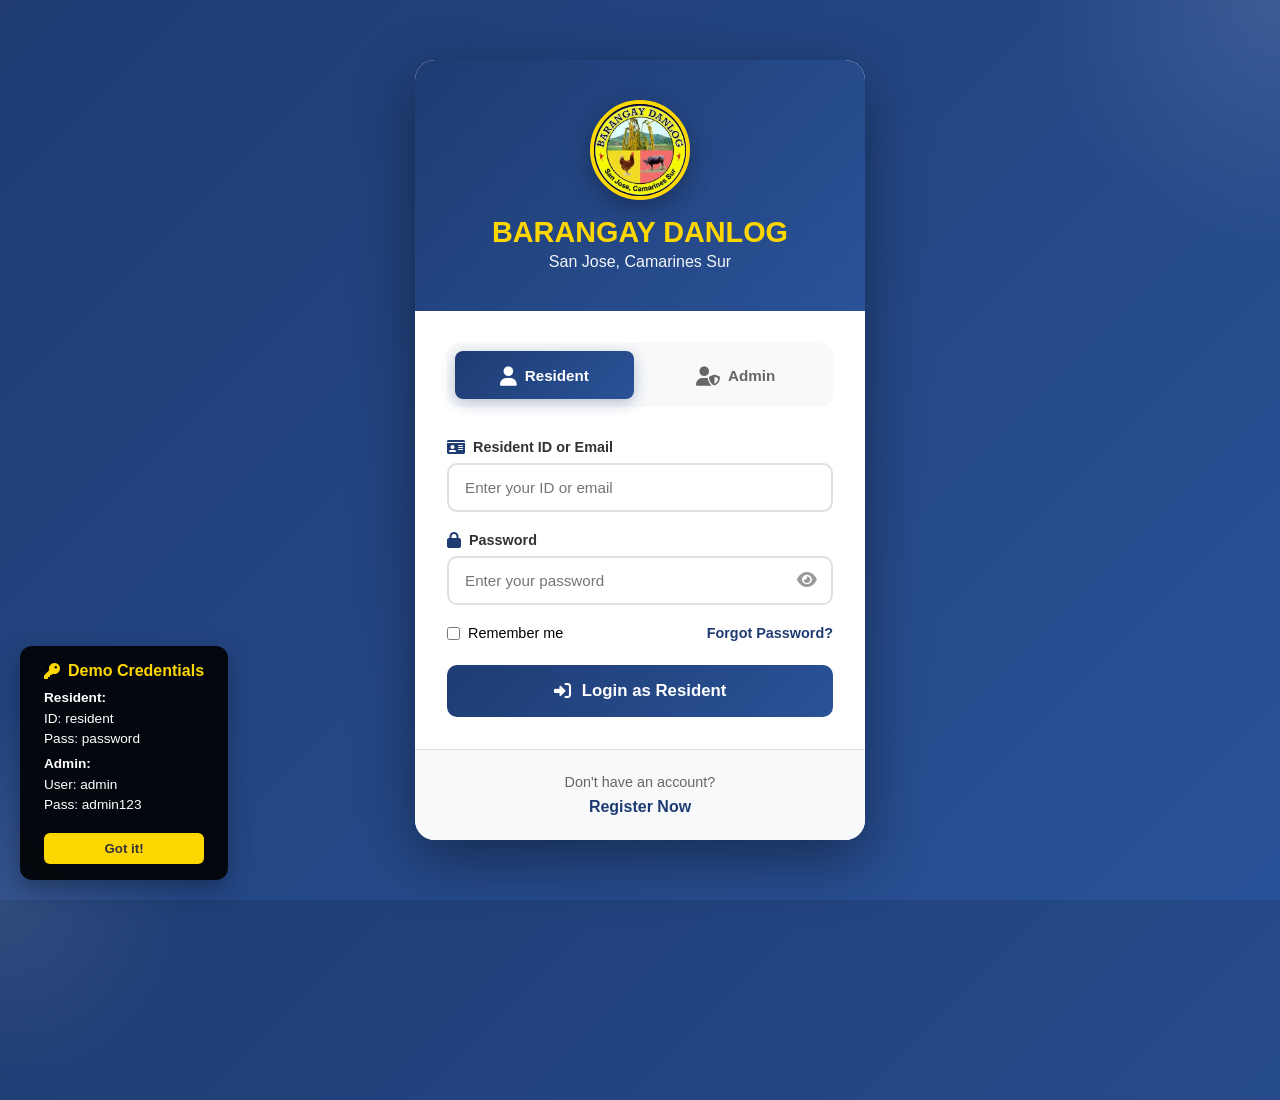
<file: eBarangay-Danlog/login.html>
<!DOCTYPE html>
<html lang="en">
<head>
    <meta charset="UTF-8">
    <meta name="viewport" content="width=device-width, initial-scale=1.0">
    <title>Login - Barangay Danlog Digital Governance</title>
    <link rel="stylesheet" href="https://cdnjs.cloudflare.com/ajax/libs/font-awesome/6.0.0/css/all.min.css">
    <style>
        /* ========== UNIFIED LOGIN SYSTEM ========== */
        * {
            margin: 0;
            padding: 0;
            box-sizing: border-box;
        }

        :root {
            --primary: #1e3c72;
            --primary-light: #2a5298;
            --accent: #c94b4b;
            --gold: #ffd700;
            --success: #28a745;
            --white: #ffffff;
        }

        body {
            font-family: -apple-system, BlinkMacSystemFont, 'Segoe UI', Roboto, Arial, sans-serif;
            background: linear-gradient(135deg, var(--primary) 0%, var(--primary-light) 100%);
            min-height: 100vh;
            display: flex;
            align-items: center;
            justify-content: center;
            padding: 20px;
            position: relative;
            overflow: hidden;
        }

        /* Animated Background */
        body::before {
            content: '';
            position: absolute;
            width: 500px;
            height: 500px;
            border-radius: 50%;
            background: radial-gradient(circle, rgba(255, 255, 255, 0.1) 0%, transparent 70%);
            top: -250px;
            right: -250px;
            animation: pulse 15s infinite;
        }

        body::after {
            content: '';
            position: absolute;
            width: 400px;
            height: 400px;
            border-radius: 50%;
            background: radial-gradient(circle, rgba(255, 255, 255, 0.08) 0%, transparent 70%);
            bottom: -200px;
            left: -200px;
            animation: pulse 12s infinite 3s;
        }

        @keyframes pulse {
            0%, 100% { transform: scale(1); opacity: 0.8; }
            50% { transform: scale(1.2); opacity: 1; }
        }

        /* Main Container */
        .login-wrapper {
            background: var(--white);
            border-radius: 20px;
            box-shadow: 0 20px 60px rgba(0, 0, 0, 0.4);
            max-width: 450px;
            width: 100%;
            overflow: hidden;
            position: relative;
            z-index: 1;
            animation: slideIn 0.5s ease-out;
        }

        @keyframes slideIn {
            from {
                opacity: 0;
                transform: translateY(30px);
            }
            to {
                opacity: 1;
                transform: translateY(0);
            }
        }

        /* Header Section */
        .login-header {
            background: linear-gradient(135deg, var(--primary), var(--primary-light));
            padding: 2.5rem 2rem;
            text-align: center;
            color: var(--white);
            position: relative;
            overflow: hidden;
        }

        .login-header::before {
            content: '';
            position: absolute;
            top: 0;
            left: 0;
            width: 100%;
            height: 100%;
            background: url('data:image/svg+xml,<svg xmlns="http://www.w3.org/2000/svg" viewBox="0 0 100 100"><circle cx="50" cy="50" r="40" fill="none" stroke="rgba(255,255,255,0.1)" stroke-width="0.5"/></svg>');
            background-size: 50px;
            opacity: 0.3;
        }

        .logo-container {
            position: relative;
            z-index: 1;
        }

        .logo {
            width: 100px;
            height: 100px;
            border-radius: 50%;
            border: 4px solid var(--gold);
            margin: 0 auto 1rem;
            display: block;
            box-shadow: 0 8px 25px rgba(0, 0, 0, 0.3);
            animation: float 3s ease-in-out infinite;
        }

        @keyframes float {
            0%, 100% { transform: translateY(0); }
            50% { transform: translateY(-10px); }
        }

        .login-header h1 {
            font-size: 1.8rem;
            color: var(--gold);
            margin-bottom: 0.3rem;
            font-weight: 700;
        }

        .login-header p {
            font-size: 1rem;
            opacity: 0.95;
        }

        /* Login Body */
        .login-body {
            padding: 2rem;
        }

        /* User Type Toggle */
        .user-toggle {
            display: grid;
            grid-template-columns: 1fr 1fr;
            gap: 0.8rem;
            margin-bottom: 2rem;
            background: #f8f9fa;
            padding: 0.5rem;
            border-radius: 12px;
        }

        .toggle-btn {
            padding: 0.9rem;
            border: none;
            background: transparent;
            border-radius: 8px;
            cursor: pointer;
            font-size: 0.95rem;
            font-weight: 600;
            color: #666;
            display: flex;
            align-items: center;
            justify-content: center;
            gap: 0.5rem;
            transition: all 0.3s;
        }

        .toggle-btn i {
            font-size: 1.2rem;
        }

        .toggle-btn.active {
            background: linear-gradient(135deg, var(--primary), var(--primary-light));
            color: var(--white);
            box-shadow: 0 4px 15px rgba(30, 60, 114, 0.3);
        }

        /* Form */
        .login-form {
            display: none;
        }

        .login-form.active {
            display: block;
            animation: fadeIn 0.3s ease-out;
        }

        @keyframes fadeIn {
            from { opacity: 0; transform: translateY(10px); }
            to { opacity: 1; transform: translateY(0); }
        }

        .form-group {
            margin-bottom: 1.3rem;
        }

        .form-group label {
            display: flex;
            align-items: center;
            gap: 0.5rem;
            margin-bottom: 0.5rem;
            color: #333;
            font-weight: 600;
            font-size: 0.9rem;
        }

        .form-group label i {
            color: var(--primary);
            font-size: 1rem;
        }

        .input-wrapper {
            position: relative;
        }

        .form-group input,
        .form-group select {
            width: 100%;
            padding: 0.85rem 1rem;
            border: 2px solid #e0e0e0;
            border-radius: 10px;
            font-size: 0.95rem;
            transition: all 0.3s;
            font-family: inherit;
        }

        .form-group input:focus,
        .form-group select:focus {
            outline: none;
            border-color: var(--primary);
            box-shadow: 0 0 0 4px rgba(30, 60, 114, 0.1);
        }

        .password-toggle {
            position: absolute;
            right: 1rem;
            top: 50%;
            transform: translateY(-50%);
            background: none;
            border: none;
            cursor: pointer;
            color: #999;
            font-size: 1.1rem;
            transition: color 0.3s;
        }

        .password-toggle:hover {
            color: var(--primary);
        }

        /* Form Options */
        .form-options {
            display: flex;
            justify-content: space-between;
            align-items: center;
            margin-bottom: 1.5rem;
            font-size: 0.9rem;
        }

        .remember-me {
            display: flex;
            align-items: center;
            gap: 0.5rem;
            cursor: pointer;
        }

        .remember-me input {
            cursor: pointer;
        }

        .forgot-link {
            color: var(--primary);
            text-decoration: none;
            font-weight: 600;
            transition: color 0.3s;
        }

        .forgot-link:hover {
            color: var(--accent);
        }

        /* Login Button */
        .btn-login {
            width: 100%;
            padding: 1rem;
            background: linear-gradient(135deg, var(--primary), var(--primary-light));
            color: var(--white);
            border: none;
            border-radius: 10px;
            font-size: 1.05rem;
            font-weight: 600;
            cursor: pointer;
            display: flex;
            align-items: center;
            justify-content: center;
            gap: 0.7rem;
            transition: all 0.3s;
        }

        .btn-login:hover {
            transform: translateY(-2px);
            box-shadow: 0 8px 25px rgba(30, 60, 114, 0.4);
        }

        .btn-login:active {
            transform: translateY(0);
        }

        /* Admin Variant */
        #adminForm .btn-login {
            background: linear-gradient(135deg, var(--accent), #8b2f2f);
        }

        #adminForm .btn-login:hover {
            box-shadow: 0 8px 25px rgba(201, 75, 75, 0.4);
        }

        /* Footer Links */
        .login-footer {
            text-align: center;
            padding: 1.5rem 2rem;
            background: #f8f9fa;
            border-top: 1px solid #e0e0e0;
        }

        .login-footer p {
            color: #666;
            font-size: 0.9rem;
            margin-bottom: 0.5rem;
        }

        .register-link {
            color: var(--primary);
            text-decoration: none;
            font-weight: 600;
            font-size: 1rem;
        }

        .register-link:hover {
            text-decoration: underline;
        }

        /* Security Notice */
        .security-notice {
            display: flex;
            align-items: center;
            gap: 0.7rem;
            padding: 0.9rem;
            background: rgba(255, 193, 7, 0.1);
            border-left: 4px solid #ffc107;
            border-radius: 8px;
            margin-top: 1rem;
        }

        .security-notice i {
            color: #ffc107;
            font-size: 1.2rem;
        }

        .security-notice p {
            font-size: 0.85rem;
            color: #333;
            margin: 0;
        }

        /* Loading Overlay */
        .loading-overlay {
            display: none;
            position: fixed;
            top: 0;
            left: 0;
            width: 100%;
            height: 100%;
            background: rgba(0, 0, 0, 0.85);
            z-index: 9999;
            align-items: center;
            justify-content: center;
        }

        .loading-overlay.active {
            display: flex;
        }

        .loading-content {
            text-align: center;
            color: var(--white);
        }

        .spinner {
            width: 60px;
            height: 60px;
            border: 4px solid rgba(255, 255, 255, 0.3);
            border-top-color: var(--white);
            border-radius: 50%;
            animation: spin 1s linear infinite;
            margin: 0 auto 1rem;
        }

        @keyframes spin {
            to { transform: rotate(360deg); }
        }

        /* Notification */
        .notification {
            position: fixed;
            top: 20px;
            right: 20px;
            padding: 1rem 1.5rem;
            border-radius: 10px;
            color: var(--white);
            display: flex;
            align-items: center;
            gap: 0.8rem;
            font-weight: 600;
            box-shadow: 0 8px 25px rgba(0, 0, 0, 0.3);
            z-index: 10000;
            animation: slideInRight 0.4s ease-out;
            min-width: 300px;
        }

        @keyframes slideInRight {
            from {
                transform: translateX(100%);
                opacity: 0;
            }
            to {
                transform: translateX(0);
                opacity: 1;
            }
        }

        .notification.success { background: var(--success); }
        .notification.error { background: #dc3545; }
        .notification.info { background: #17a2b8; }

        .notification i {
            font-size: 1.3rem;
        }

        /* Demo Info */
        .demo-info {
            position: fixed;
            bottom: 20px;
            left: 20px;
            background: rgba(0, 0, 0, 0.9);
            color: var(--white);
            padding: 1rem 1.5rem;
            border-radius: 12px;
            box-shadow: 0 8px 25px rgba(0, 0, 0, 0.3);
            z-index: 1000;
            max-width: 280px;
            animation: slideInLeft 0.5s ease-out 1s;
        }

        @keyframes slideInLeft {
            from {
                transform: translateX(-100%);
                opacity: 0;
            }
            to {
                transform: translateX(0);
                opacity: 1;
            }
        }

        .demo-info h4 {
            color: var(--gold);
            margin-bottom: 0.5rem;
            display: flex;
            align-items: center;
            gap: 0.5rem;
        }

        .demo-info p {
            font-size: 0.85rem;
            margin: 0.3rem 0;
            line-height: 1.5;
        }

        .demo-close {
            margin-top: 0.8rem;
            padding: 0.5rem 1rem;
            background: var(--gold);
            border: none;
            border-radius: 6px;
            cursor: pointer;
            font-weight: 600;
            color: #333;
            width: 100%;
        }

        /* Responsive */
        @media (max-width: 480px) {
            .login-wrapper {
                margin: 0;
            }

            .login-header {
                padding: 2rem 1.5rem;
            }

            .logo {
                width: 80px;
                height: 80px;
            }

            .login-header h1 {
                font-size: 1.5rem;
            }

            .login-body {
                padding: 1.5rem;
            }

            .form-options {
                flex-direction: column;
                align-items: flex-start;
                gap: 0.8rem;
            }

            .demo-info {
                font-size: 0.85rem;
                padding: 0.8rem 1rem;
            }
        }
    </style>
</head>
<body>
    <!-- Main Login Container -->
    <div class="login-wrapper">
        <!-- Header -->
        <div class="login-header">
            <div class="logo-container">
                <img src="danlogLogo.jpg" alt="Barangay Daniog Logo" class="logo">
                <h1>BARANGAY DANLOG</h1>
                <p>San Jose, Camarines Sur</p>
            </div>
        </div>

        <!-- Body -->
        <div class="login-body">
            <!-- User Type Toggle -->
            <div class="user-toggle">
                <button class="toggle-btn active" onclick="switchForm('resident')">
                    <i class="fas fa-user"></i>
                    <span>Resident</span>
                </button>
                <button class="toggle-btn" onclick="switchForm('admin')">
                    <i class="fas fa-user-shield"></i>
                    <span>Admin</span>
                </button>
            </div>

            <!-- Resident Login Form -->
            <form class="login-form active" id="residentForm" onsubmit="handleLogin(event, 'resident')">
                <div class="form-group">
                    <label>
                        <i class="fas fa-id-card"></i>
                        Resident ID or Email
                    </label>
                    <input type="text" name="identifier" placeholder="Enter your ID or email" required>
                </div>

                <div class="form-group">
                    <label>
                        <i class="fas fa-lock"></i>
                        Password
                    </label>
                    <div class="input-wrapper">
                        <input type="password" name="password" id="residentPassword" placeholder="Enter your password" required>
                        <button type="button" class="password-toggle" onclick="togglePassword('residentPassword')">
                            <i class="fas fa-eye"></i>
                        </button>
                    </div>
                </div>

                <div class="form-options">
                    <label class="remember-me">
                        <input type="checkbox" name="remember">
                        <span>Remember me</span>
                    </label>
                    <a href="#" class="forgot-link" onclick="showNotification('Password reset link sent to your email!', 'info'); return false;">Forgot Password?</a>
                </div>

                <button type="submit" class="btn-login">
                    <i class="fas fa-sign-in-alt"></i>
                    Login as Resident
                </button>
            </form>

            <!-- Admin Login Form -->
            <form class="login-form" id="adminForm" onsubmit="handleLogin(event, 'admin')">
                <div class="form-group">
                    <label>
                        <i class="fas fa-user-tie"></i>
                        Username
                    </label>
                    <input type="text" name="username" placeholder="Enter admin username" required>
                </div>

                <div class="form-group">
                    <label>
                        <i class="fas fa-key"></i>
                        Password
                    </label>
                    <div class="input-wrapper">
                        <input type="password" name="password" id="adminPassword" placeholder="Enter admin password" required>
                        <button type="button" class="password-toggle" onclick="togglePassword('adminPassword')">
                            <i class="fas fa-eye"></i>
                        </button>
                    </div>
                </div>

                <div class="form-group">
                    <label>
                        <i class="fas fa-shield-alt"></i>
                        Role
                    </label>
                    <select name="role" required>
                        <option value="">Select your role</option>
                        <option value="superadmin">Super Administrator</option>
                        <option value="admin">Administrator</option>
                        <option value="staff">Barangay Staff</option>
                        <option value="secretary">Secretary</option>
                    </select>
                </div>

                <div class="form-options">
                    <label class="remember-me">
                        <input type="checkbox" name="remember">
                        <span>Keep me logged in</span>
                    </label>
                    <a href="#" class="forgot-link" onclick="showNotification('Contact system administrator for password reset.', 'info'); return false;">Forgot Password?</a>
                </div>

                <button type="submit" class="btn-login">
                    <i class="fas fa-shield-alt"></i>
                    Login as Admin
                </button>

                <div class="security-notice">
                    <i class="fas fa-info-circle"></i>
                    <p>Admin access is monitored and logged for security purposes</p>
                </div>
            </form>
        </div>

        <!-- Footer -->
        <div class="login-footer">
            <p>Don't have an account?</p>
            <a href="#" class="register-link" onclick="showNotification('Registration feature coming soon!', 'info'); return false;">Register Now</a>
        </div>
    </div>

    <!-- Loading Overlay -->
    <div class="loading-overlay" id="loadingOverlay">
        <div class="loading-content">
            <div class="spinner"></div>
            <p>Logging in...</p>
        </div>
    </div>

    <!-- Demo Credentials Info -->
    <div class="demo-info">
        <h4><i class="fas fa-key"></i> Demo Credentials</h4>
        <p><strong>Resident:</strong><br>ID: resident<br>Pass: password</p>
        <p><strong>Admin:</strong><br>User: admin<br>Pass: admin123</p>
        <button class="demo-close" onclick="this.parentElement.remove()">Got it!</button>
    </div>

    <script>
        // Switch between resident and admin forms
        function switchForm(type) {
            // Toggle buttons
            document.querySelectorAll('.toggle-btn').forEach(btn => {
                btn.classList.remove('active');
            });
            event.target.closest('.toggle-btn').classList.add('active');

            // Toggle forms
            document.querySelectorAll('.login-form').forEach(form => {
                form.classList.remove('active');
            });

            const targetForm = type === 'resident' ? document.getElementById('residentForm') : document.getElementById('adminForm');
            targetForm.classList.add('active');
        }

        // Toggle password visibility
        function togglePassword(inputId) {
            const input = document.getElementById(inputId);
            const icon = event.target.closest('.password-toggle').querySelector('i');

            if (input.type === 'password') {
                input.type = 'text';
                icon.classList.remove('fa-eye');
                icon.classList.add('fa-eye-slash');
            } else {
                input.type = 'password';
                icon.classList.remove('fa-eye-slash');
                icon.classList.add('fa-eye');
            }
        }

        // Handle login
        function handleLogin(event, type) {
            event.preventDefault();

            const form = event.target;
            const formData = new FormData(form);

            // Show loading
            showLoading();

            // Simulate authentication
            setTimeout(() => {
                hideLoading();

                if (type === 'resident') {
                    const identifier = formData.get('identifier');
                    const password = formData.get('password');

                    if (identifier.toLowerCase() === 'resident' && password === 'password') {
                        showNotification('Login successful! Redirecting...', 'success');
                        localStorage.setItem('userType', 'resident');
                        localStorage.setItem('userId', identifier);

                        setTimeout(() => {
                            window.location.href = 'ebarangay-complete.html';
                        }, 1500);
                    } else {
                        showNotification('Invalid credentials. Please try again.', 'error');
                    }
                } else {
                    const username = formData.get('username');
                    const password = formData.get('password');
                    const role = formData.get('role');

                    if (username.toLowerCase() === 'admin' && password === 'admin123' && role) {
                        showNotification('Admin login successful! Redirecting...', 'success');
                        localStorage.setItem('userType', 'admin');
                        localStorage.setItem('username', username);
                        localStorage.setItem('role', role);

                        setTimeout(() => {
                            window.location.href = 'ebarangay-complete.html';
                        }, 1500);
                    } else {
                        showNotification('Invalid admin credentials. Access denied.', 'error');
                    }
                }
            }, 2000);
        }

        // Show loading overlay
        function showLoading() {
            document.getElementById('loadingOverlay').classList.add('active');
        }

        // Hide loading overlay
        function hideLoading() {
            document.getElementById('loadingOverlay').classList.remove('active');
        }

        // Show notification
        function showNotification(message, type) {
            const notification = document.createElement('div');
            notification.className = `notification ${type}`;

            const icons = {
                success: 'fa-check-circle',
                error: 'fa-times-circle',
                info: 'fa-info-circle'
            };

            notification.innerHTML = `
                <i class="fas ${icons[type]}"></i>
                <span>${message}</span>
            `;

            document.body.appendChild(notification);

            setTimeout(() => {
                notification.style.animation = 'slideOutRight 0.4s ease-out';
                setTimeout(() => {
                    document.body.removeChild(notification);
                }, 400);
            }, 4000);
        }

        // Add slideOutRight animation
        const style = document.createElement('style');
        style.textContent = `
            @keyframes slideOutRight {
                from {
                    transform: translateX(0);
                    opacity: 1;
                }
                to {
                    transform: translateX(100%);
                    opacity: 0;
                }
            }
        `;
        document.head.appendChild(style);

        // Console log
        console.log('%c🏛️ Barangay Daniog Login System', 'color: #1e3c72; font-size: 18px; font-weight: bold;');
        console.log('Demo Credentials:');
        console.log('Resident - ID: resident, Pass: password');
        console.log('Admin - User: admin, Pass: admin123');

// Update the handleLogin function to use real API
async function handleLogin(event, type) {
    event.preventDefault();
    const form = event.target;
    const formData = new FormData(form);

    showLoading();

    const data = {
        identifier: type === 'resident' ? formData.get('identifier') : formData.get('username'),
        password: formData.get('password'),
        user_type: type === 'resident' ? 'resident' : 'admin'
    };

    try {
        const response = await fetch('api/login.php', {
            method: 'POST',
            headers: { 'Content-Type': 'application/json' },
            body: JSON.stringify(data)
        });

        const result = await response.json();

        hideLoading();

        if (result.success) {
            showNotification('Login successful! Redirecting...', 'success');
            localStorage.setItem('user', JSON.stringify(result.data));
            setTimeout(() => {
                window.location.href = 'index.html';
            }, 1500);
        } else {
            showNotification(result.message || 'Invalid credentials', 'error');
        }
    } catch (error) {
        hideLoading();
        showNotification('Network error. Please try again.', 'error');
    }
}

    </script>
</body>
</html>
</file>
